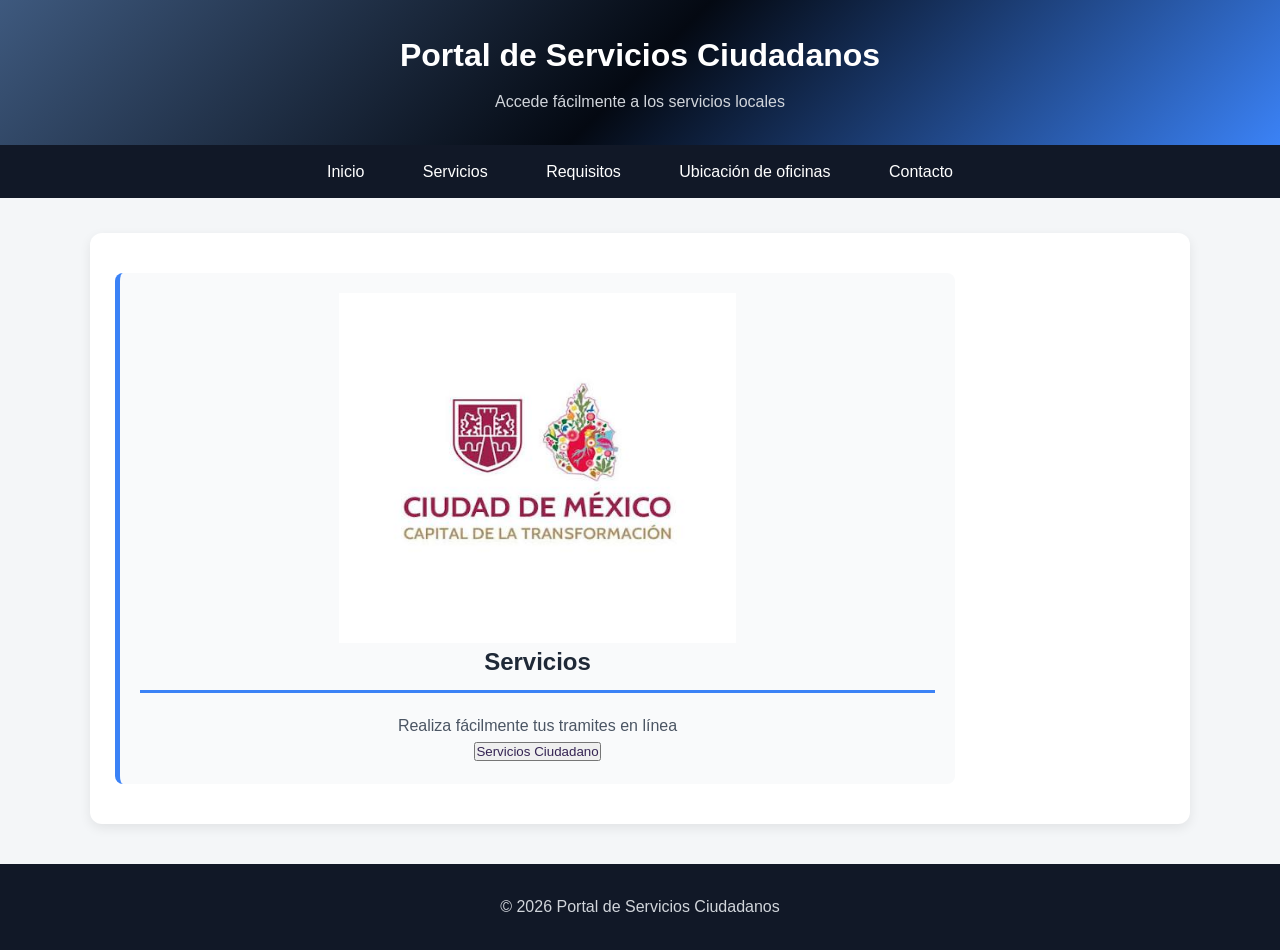
<file: index.html>
<!DOCTYPE html>
<html Lang ="es">
	<head>
	  <meta charset="UTF-8">
	  <meta name="viewport" content="width=device-width" initial-scale="0.1">
    <meta name="description" content="Portal de Servicios Ciudadanos">
	  <link rel="stylesheet" href="assets/css/style.css">
</head>

    <body>

        <header class="encabezado-sitio">
            <h1>Portal de Servicios Ciudadanos</h1>
                <p class="subtitulo">Accede fácilmente a los servicios locales</p>
        </header>
           
        <nav class="navegacion-sitio" aria-label="principal">
            <a href="#index">Inicio</a>
            <a href="servicios.html">Servicios</a>
            <a href="requisitos.html">Requisitos</a>
            <a href="ubicacion.html">Ubicación de oficinas</a>
            <a href="contacto.html">Contacto</a>
        </nav>
            
         <main id="servicios" class="contenido-principal">
            <section class="grid-servicios" >
                <article class="tarjeta-servicio">
                    <img src="assets/img/cdmx.png" alt="Logo cdmx sin ajolote" width="350" height="350"> 
                    <h2>Servicios</h2>
                    <p>Realiza fácilmente tus tramites en línea</p>
                    <button onclick="location.href='servicios.html'">Servicios Ciudadano</button>
                </article>
            </section>
        </main>

        <footer class="pie-sitio">
            <p>&copy; 2026 Portal de Servicios Ciudadanos</p>
        </footer>
		
    </body>
</html>
</file>
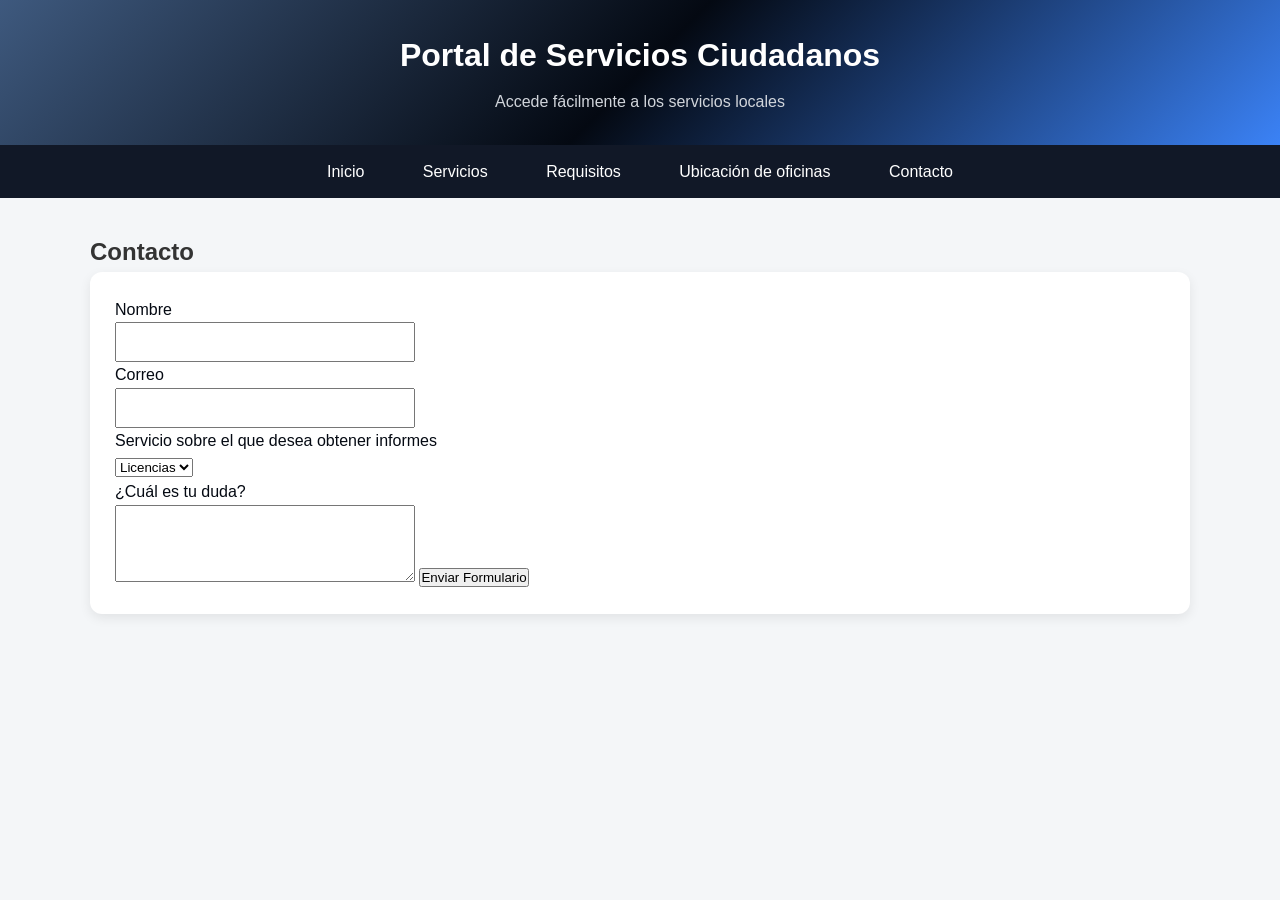
<file: contacto.html>
<!DOCTYPE html>
<html Lang ="es">
	<head>
	  <meta charset="UTF-8">
	  <meta name="viewport" content="width=device-width" initial-scale="0.1">
	  <title>Contacto</title>
	  <link rel="stylesheet" href="assets/css/style.css">
    </head>

    <body>
        <header class="encabezado-sitio">
            <h1>Portal de Servicios Ciudadanos</h1>
                <p class="subtitulo">Accede fácilmente a los servicios locales</p>
        </header>
           
       <nav class="navegacion-sitio" aria-label="principal">
            <a href="index.html">Inicio</a>
            <a href="servicios.html">Servicios</a>
            <a href="requisitos.html">Requisitos</a>
            <a href="ubicacion.html">Ubicación de oficinas</a>
            <a href="#contacto">Contacto</a>
        </nav>

      <main class="principal">
        <h2>Contacto</h2>
        <section >
            <form class="formulario" action="index.html" method="get">
                <label for="nombre">Nombre</label>
                <input type="text" id="nombre" name="nombre" required>

                <label for="correo">Correo</label>
                <input type="email" id="correo" name="correo">

                <label for="servicio">Servicio sobre el que desea obtener informes</label>
                <select name="curso" id="curso">
                    <option>Licencias</option>
                    <option>Agua</option>
                    <option>Luz</option>
                    <option>Gas</option>
                </select>

                <label for="mensaje">¿Cuál es tu duda?</label>
                <textarea name="mensaje" id="mensaje" rows="5"></textarea>

                <button type="Submit">Enviar Formulario</button>
            </form>

        </section>
    </main>
    </body>
</html>
</file>
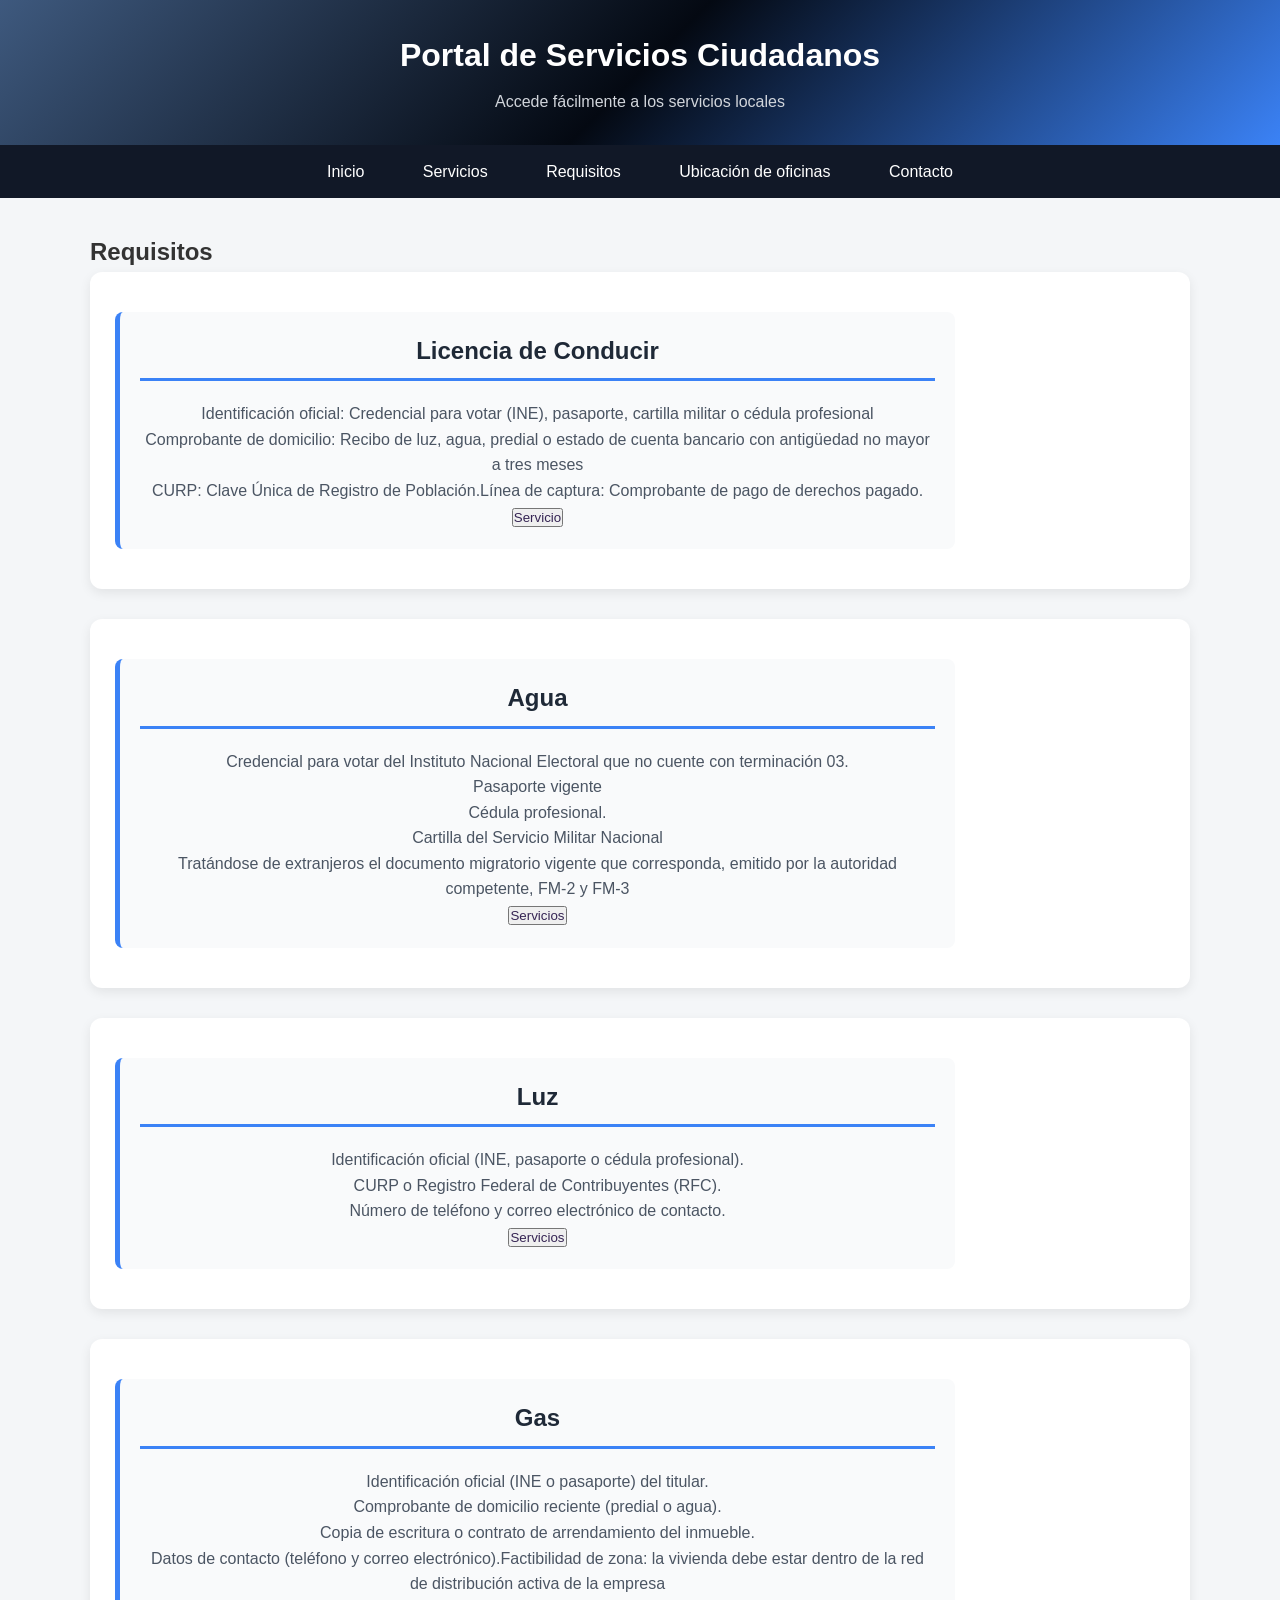
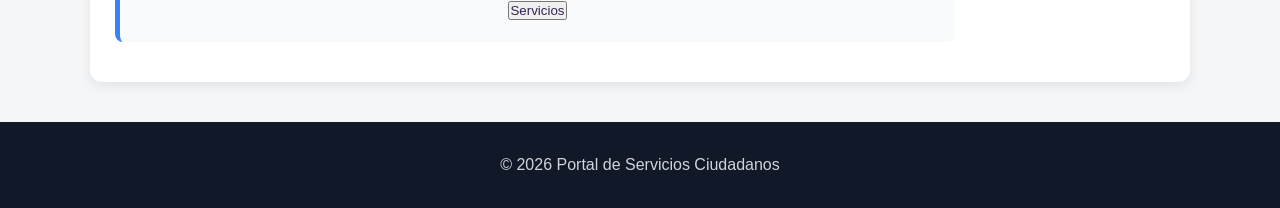
<file: requisitos.html>
<!DOCTYPE html>
<html Lang ="es">
	<head>
	  <meta charset="UTF-8">
	  <meta name="viewport" content="width=device-width" initial-scale="0.1">
      <meta name="description" content="Portal de Servicios Ciudadanos">
	  <link rel="stylesheet" href="assets/css/style.css">
    </head>

    <body>

        <header class="encabezado-sitio">
            <h1>Portal de Servicios Ciudadanos</h1>
                <p class="subtitulo">Accede fácilmente a los servicios locales</p>
        </header>
           
        <nav class="navegacion-sitio" aria-label="principal">
            <a href="index.html">Inicio</a>
            <a href="servicios.html">Servicios</a>
            <a href="#requisitos">Requisitos</a>
            <a href="ubicacion.html">Ubicación de oficinas</a>
            <a href="contacto.html">Contacto</a>
        </nav>
            
         <main id="requisitos" class="contenido-principal">
             <h2>Requisitos</h2>
            <section class="grid-servicios" id="requisitos_licencias"  >
                <article class="tarjeta-servicio">
                    <h2>Licencia de Conducir</h2>
                    <p> Identificación oficial: Credencial para votar (INE), pasaporte, cartilla militar o cédula profesional</p>
                    <p>Comprobante de domicilio: Recibo de luz, agua, predial o estado de cuenta bancario con antigüedad no mayor a tres meses</p>
                    <p>CURP: Clave Única de Registro de Población.Línea de captura: Comprobante de pago de derechos pagado.</p>
                     <button onclick="location.href='servicios.html'">Servicio</button>
                </article>
            </section>

            <section class="grid-servicios" id="requisitos_agua"  >
                <article class="tarjeta-servicio">
                    <h2>Agua</h2>
                    <p> Credencial para votar del Instituto Nacional Electoral que no cuente con terminación 03. </p>
                    <p>Pasaporte vigente</p>
                    <p>Cédula profesional.</p>
                    <p>Cartilla del Servicio Militar Nacional</p>
                    <p> Tratándose de extranjeros el documento migratorio vigente que corresponda, emitido por la autoridad competente, FM-2 y FM-3 </p>
                     <button onclick="location.href='servicios.html'">Servicios</button>
                </article>
            </section>

            <section class="grid-servicios" id="requisitos_luz"  >
                <article class="tarjeta-servicio">
                    <h2>Luz</h2>
                    <p> Identificación oficial (INE, pasaporte o cédula profesional). </p>
                    <p> CURP o Registro Federal de Contribuyentes (RFC). </p>
                    <p> Número de teléfono y correo electrónico de contacto. </p>
                     <button onclick="location.href='servicios.html'">Servicios</button>
                </article>
            </section>

            <section class="grid-servicios" id="requisitos_gas"  >
                <article class="tarjeta-servicio">
                    <h2>Gas</h2>
                    <p> Identificación oficial (INE o pasaporte) del titular. </p>
                    <p> Comprobante de domicilio reciente (predial o agua). </p>
                    <p> Copia de escritura o contrato de arrendamiento del inmueble.</p>
                    <p> Datos de contacto (teléfono y correo electrónico).Factibilidad de zona: la vivienda debe estar dentro de la red de distribución activa de la empresa</p>
                     <button onclick="location.href='servicios.html'">Servicios</button>
                </article>
            </section>
        </main>

        

        <footer class="pie-sitio">
            <p>&copy; 2026 Portal de Servicios Ciudadanos</p>
        </footer>
		
    </body>
</html>
</file>
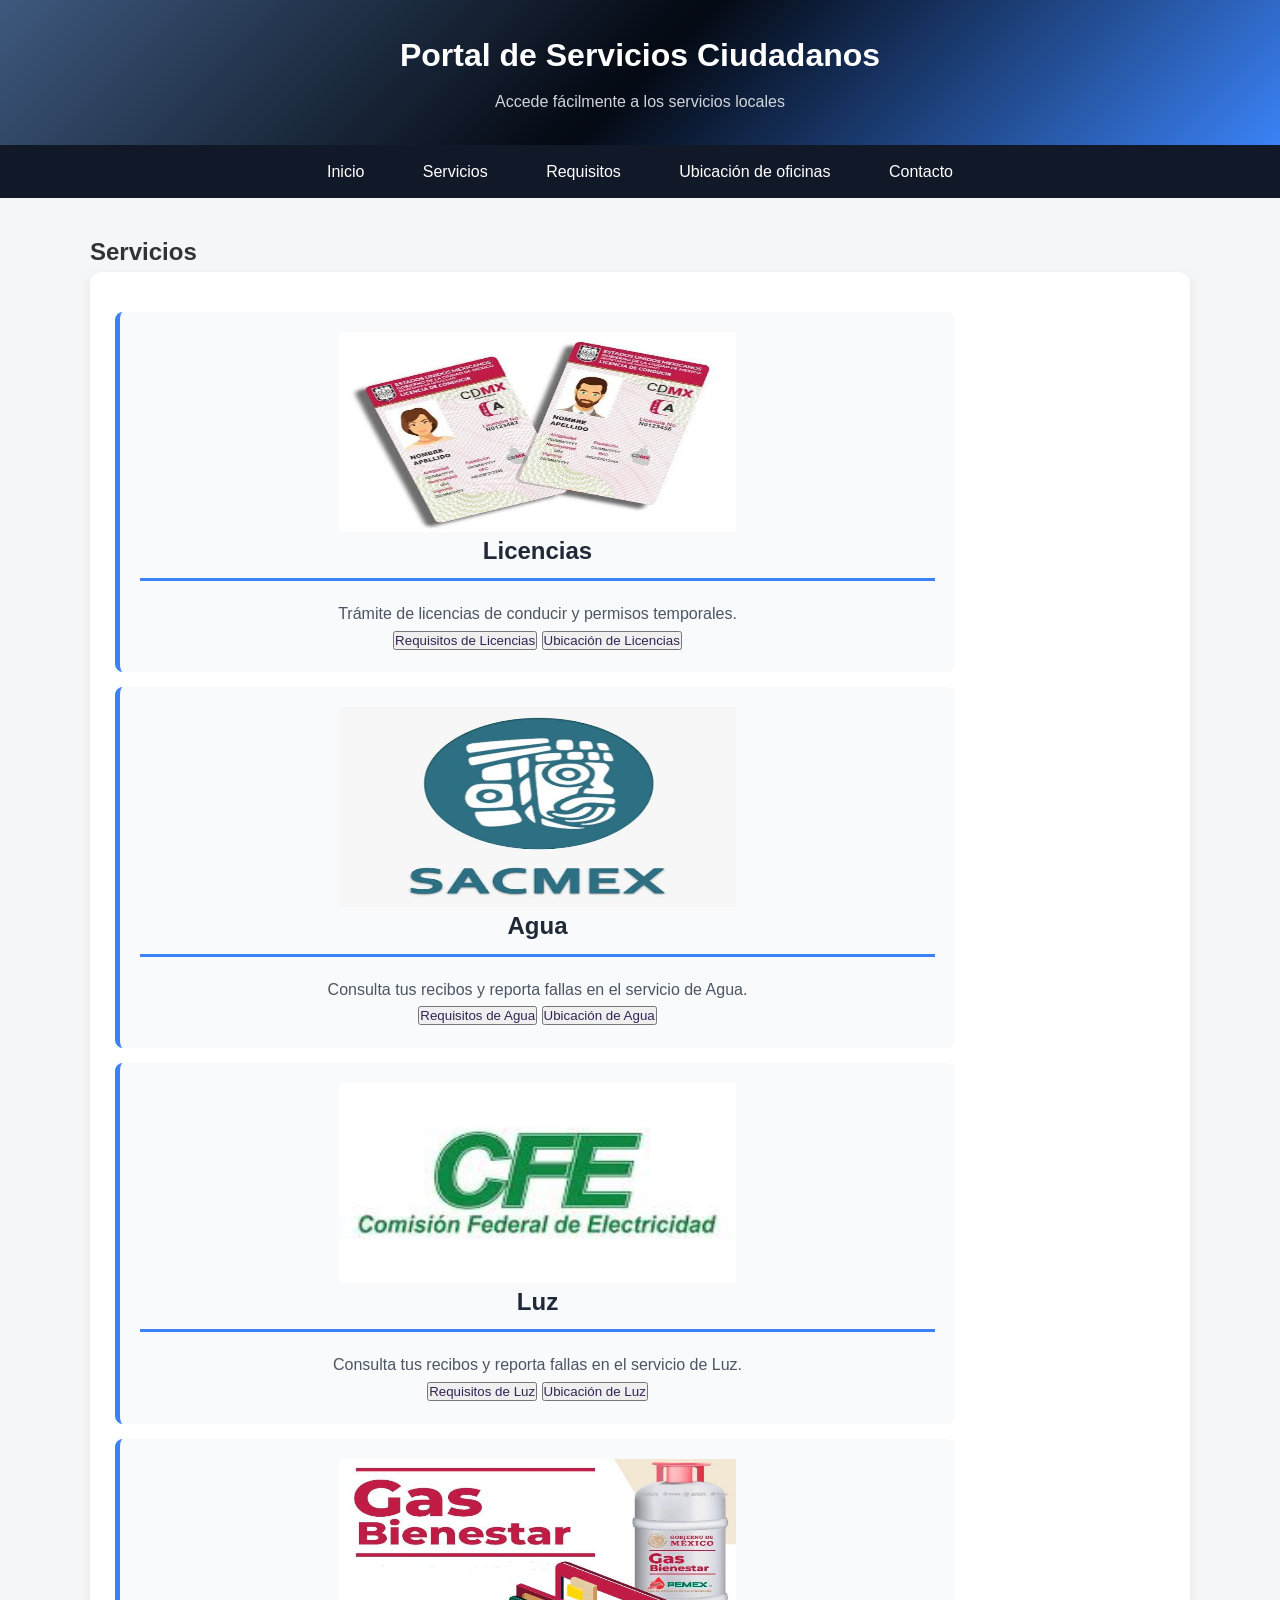
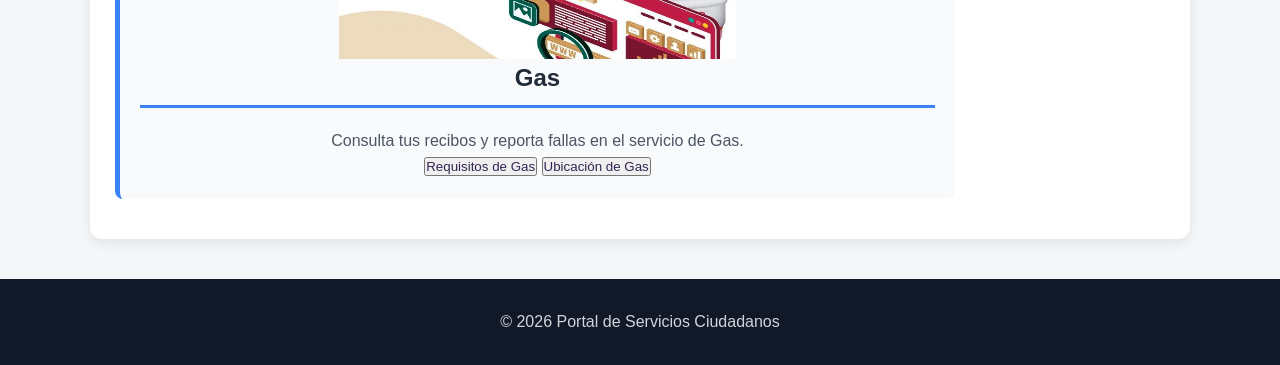
<file: servicios.html>
<!DOCTYPE html>
<html Lang ="es">
	<head>
	  <meta charset="UTF-8">
	  <meta name="viewport" content="width=device-width" initial-scale="0.1">
    <meta name="description" content="Portal de Servicios Ciudadanos">
	  <link rel="stylesheet" href="assets/css/style.css">
</head>

    <body>

        <header class="encabezado-sitio">
            <h1>Portal de Servicios Ciudadanos</h1>
                <p class="subtitulo">Accede fácilmente a los servicios locales</p>
        </header>
           
        <nav class="navegacion-sitio" aria-label="principal">
            <a href="index.html">Inicio</a>
            <a href="#servicios">Servicios</a>
            <a href="requisitos.html">Requisitos</a>
            <a href="ubicacion.html">Ubicación de oficinas</a>
            <a href="contacto.html">Contacto</a>
        </nav>
            
        <main id="servicios" class="contenido-principal">
            <h2>Servicios</h2>
            <section class="grid-servicios">
                <article class="tarjeta-servicio">
                    <img src="assets/img/licencias.png" alt="Imagen de dos licencias de conducir formato vigente en hombre y mujer" width="180" height="200"> 
                    <h2>Licencias</h2>
                    <p>Trámite de licencias de conducir y permisos temporales.</p>
                     <button onclick="location.href='requisitos.html#requisitos_licencias'">Requisitos de Licencias</button>
                     <button onclick="location.href='ubicacion.html#ubicacion_licencias'">Ubicación de Licencias</button>
                </article>
            
                <article class="tarjeta-servicio">
                    <img src="assets/img/agua.png" alt="Logo de sacmex en azul" width="180" height="200">
                    <h2>Agua</h2>
                    <p>Consulta tus recibos y reporta fallas en el servicio de Agua.</p>
                    <button onclick="location.href='requisitos.html#requisitos_agua'">Requisitos de Agua</button>
                     <button onclick="location.href='ubicacion.html#ubicacion_agua'">Ubicación de Agua</button>
                </article>

                <article class="tarjeta-servicio">
                    <img src="assets/img/luz.png" alt="Logo de cfe " width="180" height="200">
                    <h2>Luz</h2>
                    <p>Consulta tus recibos y reporta fallas en el servicio de Luz.</p>
                    <button onclick="location.href='requisitos.html#requisitos_luz'">Requisitos de Luz</button>
                     <button onclick="location.href='ubicacion.html#ubicacion_luz'">Ubicación de Luz</button>
                </article>

                <article class="tarjeta-servicio">
                    <img src="assets/img/gas.png" alt="Servicio de  Gas bienestar" width="180" height="200">
                    <h2>Gas</h2>
                    <p>Consulta tus recibos y reporta fallas en el servicio de Gas.</p>
                    <button onclick="location.href='requisitos.html#requisitos_gas'">Requisitos de Gas</button>
                     <button onclick="location.href='ubicacion.html#ubicacion_gas'">Ubicación de Gas</button>
                </article>

            </section>
        </main>

        <footer class="pie-sitio">
            <p>&copy; 2026 Portal de Servicios Ciudadanos</p>
        </footer>
		
    </body>
</html>
</file>
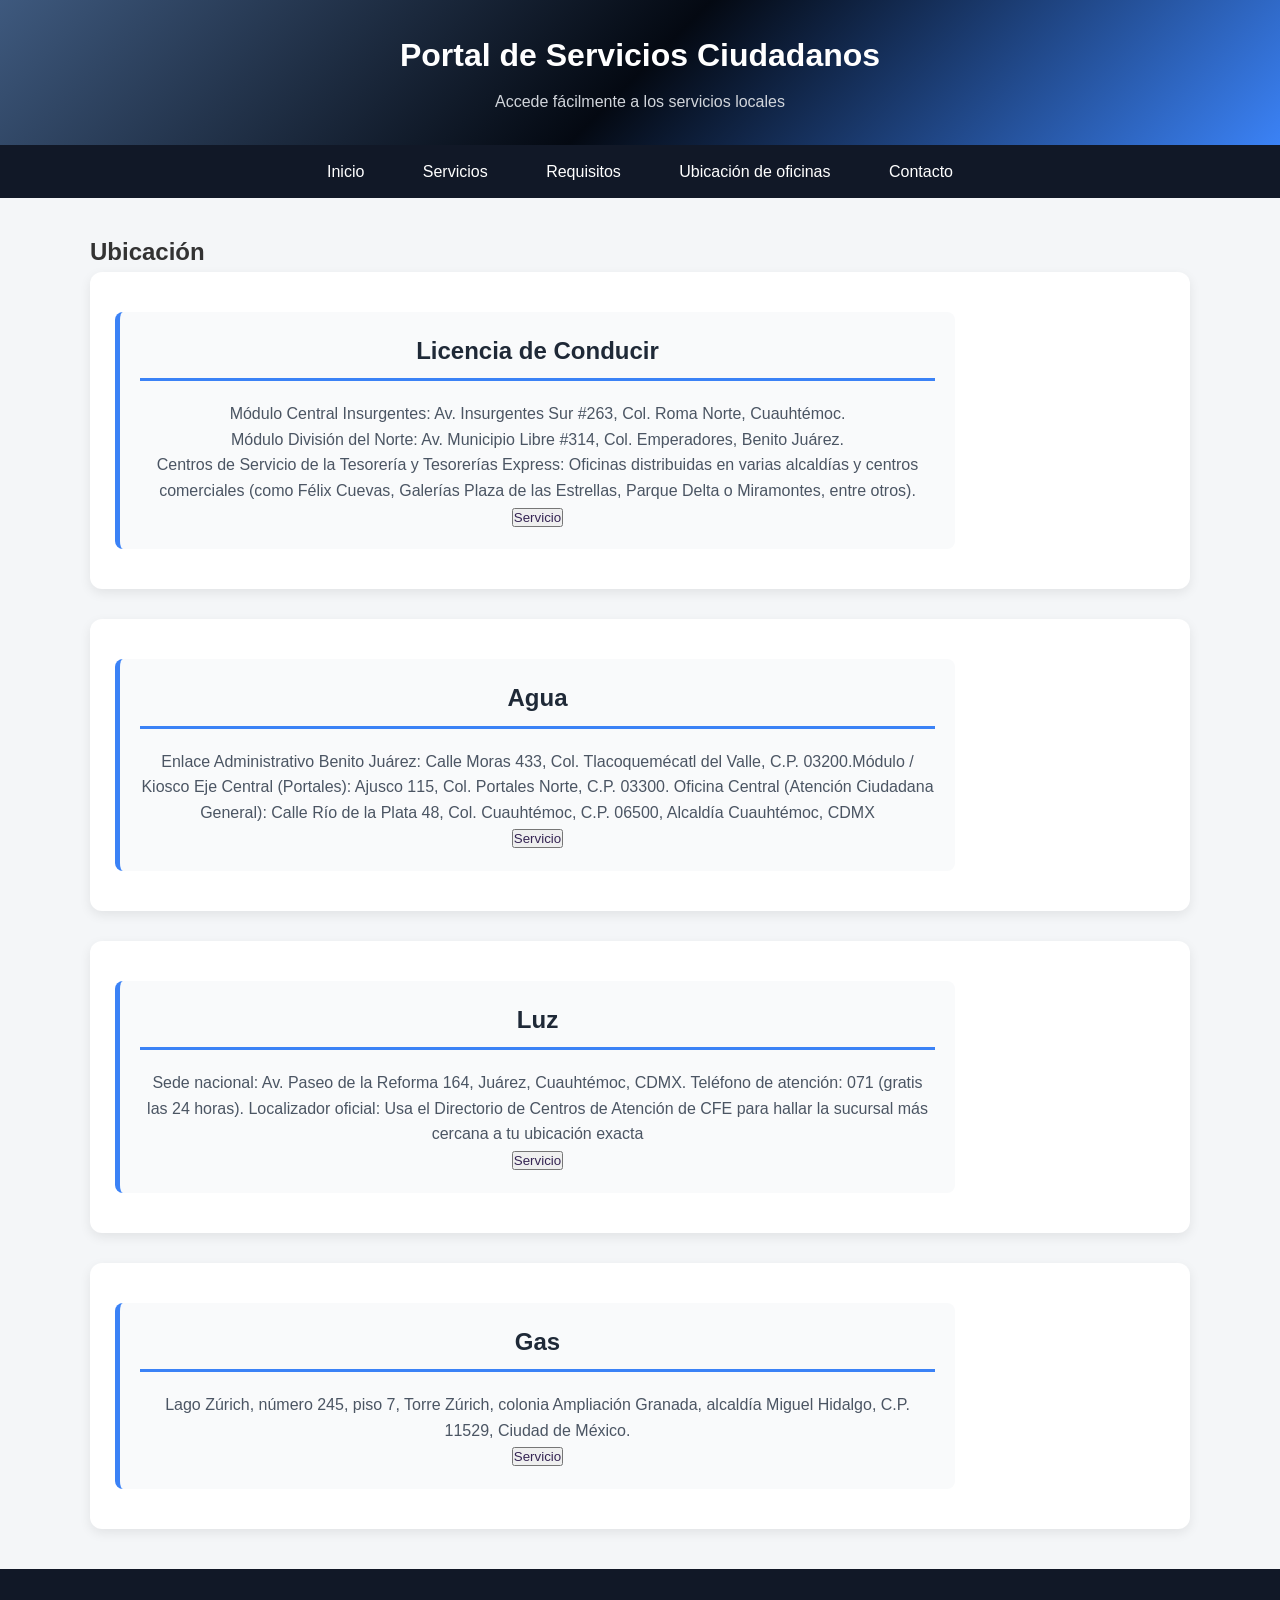
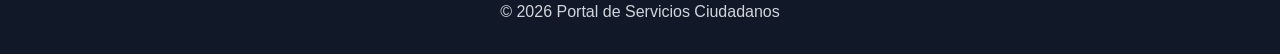
<file: ubicacion.html>
<!DOCTYPE html>
<html Lang ="es">
	<head>
	  <meta charset="UTF-8">
	  <meta name="viewport" content="width=device-width" initial-scale="0.1">
    <meta name="description" content="Portal de Servicios Ciudadanos">
	  <link rel="stylesheet" href="assets/css/style.css">
</head>

    <body>

        <header class="encabezado-sitio">
            <h1>Portal de Servicios Ciudadanos</h1>
                <p class="subtitulo">Accede fácilmente a los servicios locales</p>
        </header>
           
        <nav class="navegacion-sitio" aria-label="principal">
            <a href="index.html">Inicio</a>
            <a href="servicios.html">Servicios</a>
            <a href="requisitos.html">Requisitos</a>
            <a href="ubicacion.html">Ubicación de oficinas</a>
            <a href="contacto.html">Contacto</a>
        </nav>
            
         <main id="ubicacion" class="contenido-principal">
             <h2>Ubicación</h2>
            <section class="grid-servicios" id="ubicacion_licencias"  >
                <article class="tarjeta-servicio">
                    <h2>Licencia de Conducir</h2>
                    <p> Módulo Central Insurgentes: Av. Insurgentes Sur #263, Col. Roma Norte, Cuauhtémoc.</p>
                    <p> Módulo División del Norte: Av. Municipio Libre #314, Col. Emperadores, Benito Juárez. </p>
                    <p> Centros de Servicio de la Tesorería y Tesorerías Express: Oficinas distribuidas en varias alcaldías 
                        y centros comerciales (como Félix Cuevas, Galerías Plaza de las Estrellas, Parque Delta o Miramontes, entre otros).</p>
                     <button onclick="location.href='servicios.html'">Servicio</button>
                </article>
            </section>

            <section class="grid-servicios" id="ubicacion_agua"  >
                <article class="tarjeta-servicio">
                    <h2>Agua</h2>
                    <p>Enlace Administrativo Benito Juárez: Calle Moras 433, Col. Tlacoquemécatl del Valle, C.P. 03200.Módulo / 
                        Kiosco Eje Central (Portales): Ajusco 115, Col. Portales Norte, C.P. 03300.
                        Oficina Central (Atención Ciudadana General): Calle Río de la Plata 48, 
                        Col. Cuauhtémoc, C.P. 06500, Alcaldía Cuauhtémoc, CDMX </p>
                     <button onclick="location.href='servicios.html'">Servicio</button>
                </article>
            </section>

            <section class="grid-servicios" id="ubicacion_luz"  >
                <article class="tarjeta-servicio">
                    <h2>Luz</h2>
                    <p>Sede nacional: Av. Paseo de la Reforma 164, Juárez, Cuauhtémoc, CDMX.
                        Teléfono de atención: 071 (gratis las 24 horas).
                        Localizador oficial: Usa el Directorio de Centros de Atención de CFE 
                        para hallar la sucursal más cercana a tu ubicación exacta</p>
                     <button onclick="location.href='servicios.html'">Servicio</button>
                </article>
            </section>

            <section class="grid-servicios" id="ubicacion_gas"  >
                <article class="tarjeta-servicio">
                    <h2>Gas</h2>
                    <p> Lago Zúrich, número 245, piso 7, Torre Zúrich, colonia Ampliación Granada, 
                        alcaldía Miguel Hidalgo, C.P. 11529, Ciudad de México.</p>
                     <button onclick="location.href='servicios.html'">Servicio</button>
                </article>
            </section>
        </main>

        

        <footer class="pie-sitio">
            <p>&copy; 2026 Portal de Servicios Ciudadanos</p>
        </footer>
		
    </body>
</html>
</file>
<file: assets/css/style.css>
/* Estilos generales */

:root {
  --color-principal: #333;
  --color-principal-oscuro: #352453;
  --color-secundario: #feb33d;
  --color-texto: #202120;
  --color-texto-suave: #565656;
  --color-superficio: #d8d2e2;
  --fuente-principal: Arial, Helvetica, sans-serif;
  --color-fondo: #f4f6f8;
  --degradado: linear-gradient(135deg, #3e597e, #040912, #3b82f6);

  --espacio-1: 0.5rem;
  --espacio-2: 1rem;
  --espacio-3: 2rem;
 
}


* {
    margin: 0;
    padding: 0;
    box-sizing: border-box;
}

body {
    font-family: var(--fuente-principal);
    background-color: var(--color-fondo);
    color: var(--color-principal);
    line-height: 1.6;
}

/* HEADER */
header {
    background: var(--degradado);
    color: white;
    padding: 30px 20px;
    text-align: center;
}

header h1 {
    font-size: var(--espacio-3);
    margin-bottom: var(--espacio-1);
}

header p {
    color: #d1d5db;
    font-size: var(--espacio-2);
}

/* NAV */
nav {
    background-color: #111827;
    padding: 14px;
    text-align: center;
    position: sticky;
    top: 0;
    z-index: 100;
}

nav a {
    color: white;
    text-decoration: none;
    margin: 0 15px;
    padding: 8px 12px;
    border-radius: 6px;
    transition: 0.3s;
}

nav a:hover {
    background-color: #3b82f6;
}

/* MAIN */
main {
    width: 90%;
    max-width: 1100px;
    margin: 35px auto;
}

/* SECTION */
section {
    background-color: white;
    margin-bottom: 30px;
    padding: 25px;
    border-radius: 12px;
    box-shadow: 0 4px 12px rgba(0, 0, 0, 0.08);
}

section h2 {
    color: #1f2937;
    margin-bottom: 20px;
    border-bottom: 3px solid #3b82f6;
    padding-bottom: 8px;
}

.grid-servicios {
    justify-items: center;
}

.tarjeta-servicio {
    justify-items: center;
    align-items: center;
}

article button {
    color: #352453;
    align-items: center;
}

input {
    font-size: large;
    width: 300px; 
    height: 40px; 
    padding: 5px 10px; 
    display: flex;
    flex-direction: column;
}

textarea {
    width: 300px;
}

label {
    display: flex;
    flex-direction: column;
    color: #040912;
}


/* ARTICLE */
article {
    text-align: center;
    background-color: #f9fafb;
    padding: 20px;
    margin: 15px 0;
    border-left: 5px solid #3b82f6;
    border-radius: 8px;
    transition: transform 0.3s, box-shadow 0.3s;
	width: 80%;
}

article img {
  align-items: center;
  display: block;
  margin-left: auto;
  margin-right: auto;
  width: 50%; /* Necesita un ancho definido */
}

article:hover {
    box-shadow: 0 5px 15px rgba(0, 0, 0, 0.10);
}

article h3 {
    color: var(--color-fondo);
    margin-bottom: 10px;
}

article p {
    color: #4b5563;
}

/* FOOTER */
footer {
    background-color: #111827;
    color: #d1d5db;
    text-align: center;
    padding: 25px;
    margin-top: 40px;
}

footer p {
    margin: 5px 0;
}

/* Diseño adaptable */
@media (max-width: 768px) {

    header h1 {
        font-size: 1.8rem;
    }

    nav a {
        display: block;
        margin: 5px 0;
    }

    main {
        width: 95%;
    }

    section {
        padding: 18px;
    }
}

@media (prefers-color-scheme: dark) {
    body {
        background-color: #0f172a;
        color: #f1f5f9;
    }
        .navegacion-sitio {
        background-color: #1e293b;
    }
}
</file>
